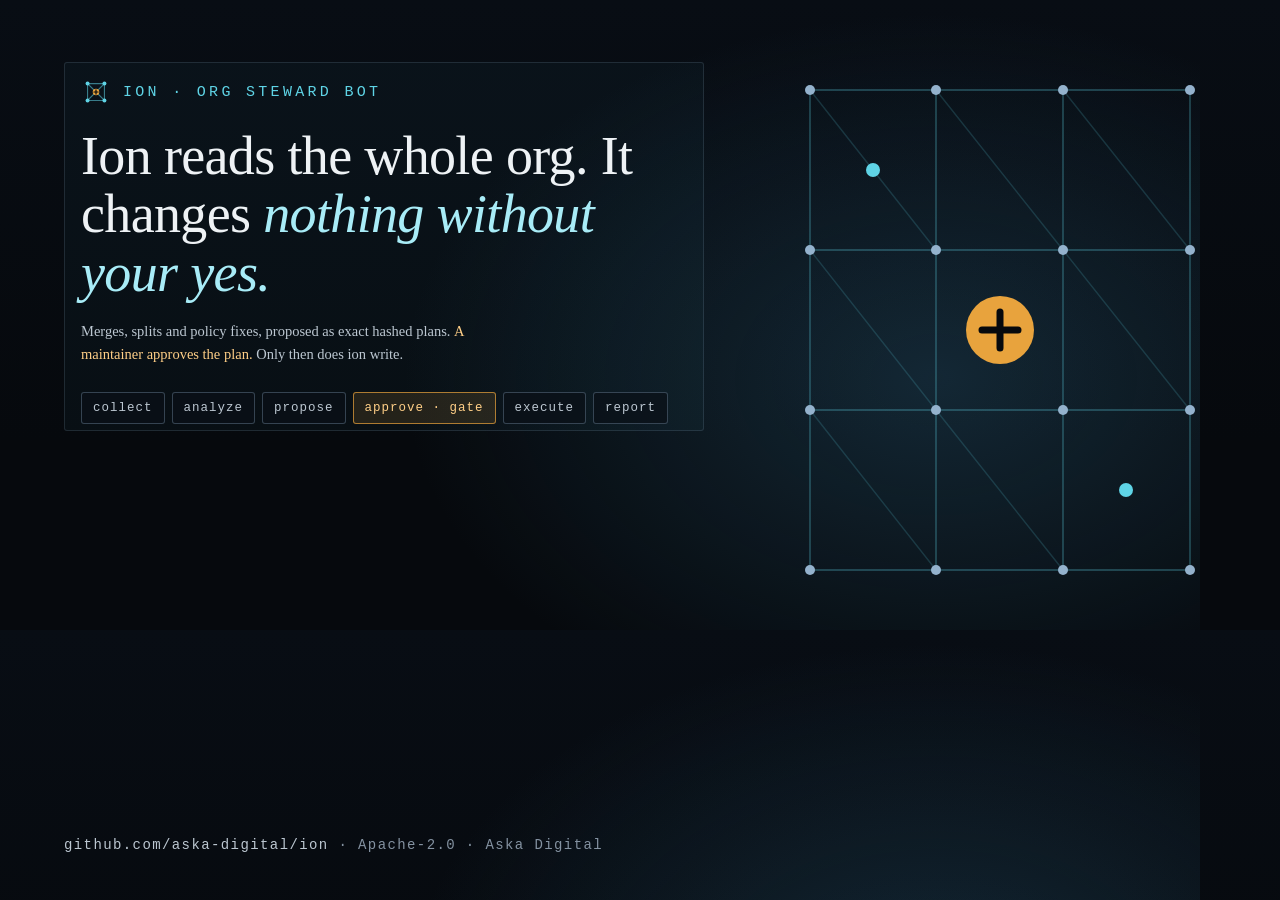
<file: site/og.html>
<!doctype html>
<!-- Source of the share image og.png (1200 x 630). Not deployed: build.sh skips this file.
     To regenerate: serve site/ locally, then
     "Google Chrome" --headless=new --hide-scrollbars --window-size=1200,630 \
       --screenshot=site/og.png http://localhost:PORT/og.html -->
<html lang="en">
<head>
<meta charset="utf-8">
<title>Share image</title>
<link rel="icon" href="favicon.svg" type="image/svg+xml">
<link rel="stylesheet" href="style.css">
<style>
  html, body { margin: 0; width: 1200px; height: 630px; overflow: hidden; }
  body { background: radial-gradient(760px 520px at 78% 60%, rgba(38, 84, 110, 0.4), transparent 70%), linear-gradient(180deg, #080d14 0%, #06090d 70%); }
  #art { position: absolute; right: 0; top: 0; width: 560px; height: 630px; }
  .card { position: absolute; left: 64px; top: 62px; width: 640px; }
  .eye { display: flex; align-items: center; gap: 12px; font: 15px/1 var(--mono); letter-spacing: 0.22em; color: var(--sig); text-transform: uppercase; }
  h1 { font: 500 54px/1.08 var(--serif); color: var(--ink); margin: 20px 0 18px; letter-spacing: -0.012em; }
  h1 em { font-style: italic; color: var(--sig-hi); }
  .sub { font: 19px/1.5 var(--serif); color: var(--ink2); margin: 0 0 26px; max-width: 30em; }
  .sub b { color: var(--hum-hi); font-weight: 500; }
  .pipe { display: flex; gap: 7px; }
  .pipe span { font: 12.5px/1 var(--mono); letter-spacing: 0.08em; color: var(--ink2); border: 1px solid var(--line2); padding: 9px 11px; border-radius: 3px; background: rgba(10, 16, 24, 0.7); }
  .pipe span.g { color: var(--hum-hi); border-color: rgba(232, 163, 61, 0.7); background: var(--hum-lo); }
  .foot { position: absolute; left: 64px; bottom: 48px; font: 14px/1 var(--mono); letter-spacing: 0.1em; color: var(--dim); }
  .foot b { color: var(--ink2); font-weight: 400; }
</style>
</head>
<body>
<svg id="art" viewBox="0 0 560 630" aria-hidden="true">
  <g stroke="#5fd4e6" stroke-width="1.4" opacity="0.35">
    <path d="M90 90h380M90 250h380M90 410h380M90 570h380M90 90v480M216 90v480M343 90v480M470 90v480" fill="none"/>
    <path d="M90 90l126 160M216 90l127 160M343 90l127 160M90 250l126 160M343 250l127 160M90 410l126 160M216 410l127 160" fill="none" opacity="0.5"/>
  </g>
  <g fill="#94b2cd">
    <circle cx="90" cy="90" r="5"/><circle cx="216" cy="90" r="5"/><circle cx="343" cy="90" r="5"/><circle cx="470" cy="90" r="5"/>
    <circle cx="90" cy="250" r="5"/><circle cx="216" cy="250" r="5"/><circle cx="343" cy="250" r="5"/><circle cx="470" cy="250" r="5"/>
    <circle cx="90" cy="410" r="5"/><circle cx="216" cy="410" r="5"/><circle cx="343" cy="410" r="5"/><circle cx="470" cy="410" r="5"/>
    <circle cx="90" cy="570" r="5"/><circle cx="216" cy="570" r="5"/><circle cx="343" cy="570" r="5"/><circle cx="470" cy="570" r="5"/>
  </g>
  <circle cx="280" cy="330" r="34" fill="#e8a33d"/>
  <path d="M280 312v36M262 330h36" stroke="#06090d" stroke-width="7" stroke-linecap="round"/>
  <circle cx="153" cy="170" r="7" fill="#5fd4e6"/>
  <circle cx="406" cy="490" r="7" fill="#5fd4e6"/>
</svg>
<div class="card">
  <div class="eye">
    <svg width="30" height="30" viewBox="0 0 64 64" aria-hidden="true"><g stroke="#5fd4e6" stroke-width="2.4"><path d="M14 14h36M14 50h36M14 14v36M50 14v36M14 14l18 18M50 14L32 32M14 50l18-18M50 50L32 32" opacity=".55"/></g><g fill="#5fd4e6"><circle cx="14" cy="14" r="4.2"/><circle cx="50" cy="14" r="4.2"/><circle cx="14" cy="50" r="4.2"/><circle cx="50" cy="50" r="4.2"/></g><circle cx="32" cy="32" r="7" fill="#e8a33d"/><path d="M32 27.6v8.8M27.6 32h8.8" stroke="#06090d" stroke-width="2.6" stroke-linecap="round"/></svg>
    Ion · org steward bot
  </div>
  <h1>Ion reads the whole org. It changes <em>nothing without your yes.</em></h1>
  <p class="sub">Merges, splits and policy fixes, proposed as exact hashed plans. <b>A maintainer approves the plan.</b> Only then does ion write.</p>
  <div class="pipe"><span>collect</span><span>analyze</span><span>propose</span><span class="g">approve · gate</span><span>execute</span><span>report</span></div>
</div>
<div class="foot"><b>github.com/aska-digital/ion</b> · Apache-2.0 · Aska Digital</div>
</body>
</html>
</file>
<file: site/style.css>
/* Ion: a steward bot for a GitHub organisation.
   Plain CSS, no build step, no web fonts. A system serif carries the prose,
   system mono carries data, labels and code. Two colours do the explaining:
   cyan is the machine's signal, amber is the maintainer's hand. Current only
   flows where the two meet. */
:root {
  --bg0: #06090d;
  --bg1: #0a1017;
  --panel: rgba(11, 17, 26, 0.90);
  --panel2: rgba(15, 23, 34, 0.94);
  --well: #05080c;
  --line: rgba(148, 178, 205, 0.16);
  --line2: rgba(148, 178, 205, 0.32);
  --ink: #eef2f5;
  --ink2: #bcc7d1;
  --dim: #8492a1;
  --sig: #5fd4e6;
  --sig-hi: #a8ecf7;
  --sig-lo: rgba(95, 212, 230, 0.12);
  --hum: #e8a33d;
  --hum-hi: #ffcf87;
  --hum-lo: rgba(232, 163, 61, 0.13);
  --ok: #5fce8a;
  --stop: #e66a5f;
  --serif: "Iowan Old Style", "Charter", "Bitstream Charter", "Palatino Linotype", Palatino, "Book Antiqua", Georgia, serif;
  --mono: ui-monospace, "SF Mono", SFMono-Regular, Menlo, Consolas, "Liberation Mono", monospace;
  --radius: 3px;
  --head-h: 56px;
  color-scheme: dark;
}
*, *::before, *::after { box-sizing: border-box; }
html { -webkit-text-size-adjust: 100%; scroll-padding-top: calc(var(--head-h) + 16px); }
body {
  margin: 0;
  font: 17px/1.62 var(--serif);
  color: var(--ink);
  background: var(--bg0);
  background-image:
    radial-gradient(1100px 640px at 78% -8%, rgba(38, 84, 110, 0.30), transparent 70%),
    radial-gradient(820px 560px at -12% 42%, rgba(24, 48, 72, 0.26), transparent 70%),
    linear-gradient(180deg, #080d14 0%, var(--bg0) 60%);
  background-attachment: fixed;
  min-height: 100vh;
  text-rendering: optimizeLegibility;
}
#lattice { position: fixed; inset: 0; width: 100%; height: 100%; z-index: -1; pointer-events: none; opacity: 0.55; }

a { color: var(--sig-hi); text-decoration: underline; text-decoration-color: rgba(168, 236, 247, 0.35); text-underline-offset: 3px; }
a:hover { text-decoration-color: var(--sig-hi); }
:focus-visible { outline: 2px solid var(--sig); outline-offset: 2px; border-radius: 2px; }
code { font: 0.86em var(--mono); color: var(--ink2); background: rgba(148, 178, 205, 0.09); padding: 0.05em 0.35em; border-radius: 2px; }
strong { font-weight: 600; }
h1, h2, h3 { font-weight: 500; letter-spacing: -0.005em; line-height: 1.2; }
h1 { font-size: clamp(32px, 5.4vw, 54px); margin: 0.2em 0 0.35em; }
h2 { font-size: clamp(23px, 3vw, 30px); margin: 0 0 0.45em; }
h3 { font-size: 19px; margin: 1.2em 0 0.4em; }
p { margin: 0 0 0.9em; }
.sr { position: absolute !important; width: 1px; height: 1px; overflow: hidden; clip: rect(0 0 0 0); white-space: nowrap; }
.mono { font-family: var(--mono); }
.muted { color: var(--dim); }
.skip { position: absolute; left: -999px; top: 8px; z-index: 100; background: var(--ink); color: var(--bg0); padding: 8px 12px; font: 14px var(--mono); }
.skip:focus { left: 8px; }

/* ---------- Header ---------- */
header.top {
  position: sticky; top: 0; z-index: 30; height: var(--head-h);
  background: rgba(6, 10, 15, 0.84);
  -webkit-backdrop-filter: blur(8px); backdrop-filter: blur(8px);
  border-bottom: 1px solid var(--line);
}
header.top .bar { max-width: 1280px; margin: 0 auto; height: 100%; padding: 0 22px; display: flex; align-items: center; gap: 22px; }
.brand { display: flex; align-items: center; gap: 10px; color: var(--ink); text-decoration: none; font: 500 17px/1 var(--serif); white-space: nowrap; }
.brand svg { flex: none; }
.brand small { font: 10.5px/1 var(--mono); letter-spacing: 0.16em; color: var(--dim); text-transform: uppercase; margin-left: 2px; }
header.top nav { margin-left: auto; }
header.top nav ul { list-style: none; display: flex; gap: 4px; margin: 0; padding: 0; }
header.top nav a { display: block; padding: 7px 11px; font: 12px/1 var(--mono); letter-spacing: 0.1em; text-transform: uppercase; color: var(--ink2); text-decoration: none; border: 1px solid transparent; border-radius: var(--radius); }
header.top nav a:hover { color: var(--ink); border-color: var(--line2); }
header.top nav a[aria-current="page"] { color: var(--sig-hi); border-color: rgba(95, 212, 230, 0.45); background: var(--sig-lo); }

/* ---------- Layout with side index ---------- */
.layout { max-width: 1280px; margin: 0 auto; padding: 34px 22px 60px; display: grid; grid-template-columns: 210px minmax(0, 1fr); gap: 44px; }
.layout > main { min-width: 0; max-width: 880px; }
aside.index { position: relative; }
aside.index .inner { position: sticky; top: calc(var(--head-h) + 28px); }
aside.index .btn.index-toggle { display: none; }
.index h2 { font: 10.5px/1.4 var(--mono); letter-spacing: 0.2em; color: var(--dim); text-transform: uppercase; margin: 0 0 12px; }
.index ol { list-style: none; margin: 0; padding: 0; border-left: 1px solid var(--line); }
.index li a { display: flex; gap: 10px; align-items: baseline; padding: 5px 0 5px 14px; margin-left: -1px; border-left: 1px solid transparent; color: var(--dim); text-decoration: none; font: 13.5px/1.35 var(--serif); transition: color 0.2s, border-color 0.2s; }
.index li a .n { font: 10.5px/1 var(--mono); color: rgba(132, 146, 161, 0.8); letter-spacing: 0.08em; min-width: 18px; }
.index li a:hover { color: var(--ink); }
.index li a.on { color: var(--ink); border-left-color: var(--sig); }
.index li a.on .n { color: var(--sig); }
.index .sub { margin-top: 22px; }
.index .sub a { display: block; padding: 3px 0; font: 12px/1.5 var(--mono); letter-spacing: 0.06em; color: var(--ink2); text-decoration: none; }
.index .sub a:hover { color: var(--sig-hi); }
.index .sub a[aria-current="page"] { color: var(--sig-hi); }
.index .key { margin-top: 26px; font: 11.5px/1.7 var(--mono); color: var(--dim); }
.index .key b { font-weight: 400; }
.index .key .ks { color: var(--sig); }
.index .key .kh { color: var(--hum); }

/* ---------- Panels: the infographic abstract ---------- */
.panel {
  position: relative; background: var(--panel); border: 1px solid var(--line); border-radius: var(--radius);
  padding: 26px 30px 28px; box-shadow: 0 30px 60px -40px rgba(0, 0, 0, 0.9);
}
.panel::before, .panel::after { content: ""; position: absolute; width: 12px; height: 12px; border: 1px solid var(--sig); opacity: 0.65; pointer-events: none; }
.panel::before { left: -1px; top: -1px; border-right: 0; border-bottom: 0; }
.panel::after { right: -1px; bottom: -1px; border-left: 0; border-top: 0; }
.js .reveal { opacity: 0; transform: translateY(18px); transition: opacity 0.8s ease, transform 0.8s cubic-bezier(0.2, 0.7, 0.2, 1); }
.js .reveal.in { opacity: 1; transform: none; }
.js .reveal.done { transition: none; }
.plabel { display: flex; justify-content: space-between; align-items: center; gap: 10px 14px; flex-wrap: wrap; margin: 0 0 16px; font: 11px/1.4 var(--mono); letter-spacing: 0.2em; text-transform: uppercase; color: var(--dim); }
.plabel b { font-weight: 400; color: var(--ink2); }
.plabel b .k { color: var(--sig); }
.plabel .tags { display: flex; gap: 6px; flex-wrap: wrap; }
.lede { font-size: 18.5px; line-height: 1.6; color: var(--ink); }
.panel p { color: var(--ink2); }
.panel p.lede { color: var(--ink); }

/* connector between panels: a dashed path with one travelling ion */
.link { position: relative; height: 46px; }
.link::before { content: ""; position: absolute; left: 50%; top: 0; bottom: 0; border-left: 1px dashed rgba(95, 212, 230, 0.4); }
.link i { position: absolute; left: 50%; top: 0; width: 5px; height: 5px; margin-left: -2px; border-radius: 50%; background: var(--sig-hi); box-shadow: 0 0 8px 2px rgba(95, 212, 230, 0.55); animation: ionflow 2.8s cubic-bezier(0.45, 0, 0.55, 1) infinite; }
@keyframes ionflow { 0% { top: 0; opacity: 0; } 15% { opacity: 1; } 85% { opacity: 1; } 100% { top: 100%; opacity: 0; } }

/* ---------- Tags: say what kind of claim each panel makes ---------- */
.tag { display: inline-flex; align-items: center; gap: 6px; font: 10.5px/1 var(--mono); letter-spacing: 0.12em; text-transform: uppercase; color: var(--ink2); border: 1px solid var(--line2); padding: 4px 7px; border-radius: 2px; white-space: nowrap; background: rgba(5, 8, 12, 0.5); }
.tag.t-built { color: var(--sig-hi); border-color: rgba(95, 212, 230, 0.5); background: var(--sig-lo); }
.tag.t-built::before { content: ""; width: 5px; height: 5px; border-radius: 50%; background: var(--sig); box-shadow: 0 0 6px var(--sig); animation: pulse 2.4s ease-in-out infinite; }
.tag.t-hum { color: var(--hum-hi); border-color: rgba(232, 163, 61, 0.55); background: var(--hum-lo); }
.tag.t-plan { color: var(--ink2); border-style: dashed; }
.tag.t-spec { color: #d8cdb2; border-color: rgba(216, 205, 178, 0.35); }
@keyframes pulse { 0%, 100% { opacity: 0.45; } 50% { opacity: 1; } }

/* ---------- Hero ---------- */
.hero .eyebrow { font: 11.5px/1.4 var(--mono); letter-spacing: 0.24em; color: var(--sig); text-transform: uppercase; margin: 0; }
.hero h1 { max-width: 16em; }
.hero h1 em { font-style: italic; color: var(--sig-hi); }
.hero .byline { display: flex; flex-wrap: wrap; align-items: center; gap: 10px 14px; margin: 0 0 18px; font: 12.5px/1.5 var(--mono); letter-spacing: 0.06em; color: var(--ink2); }
.hero .byline .who { color: var(--ink); }
.hero .abstract { border-left: 2px solid var(--sig); padding: 2px 0 2px 18px; margin: 0 0 22px; font-size: 18px; line-height: 1.65; color: var(--ink); }
.hero .abstract .hum { color: var(--hum-hi); }
.cta { display: flex; flex-wrap: wrap; gap: 10px; margin: 20px 0 6px; }
.btn, a.btn {
  display: inline-flex; align-items: center; gap: 8px; padding: 10px 15px; font: 12px/1 var(--mono); letter-spacing: 0.12em; text-transform: uppercase;
  color: var(--ink); text-decoration: none; border: 1px solid var(--line2); border-radius: var(--radius); background: rgba(10, 16, 24, 0.7); cursor: pointer;
  transition: border-color 0.2s, background 0.2s, color 0.2s;
}
.btn:hover { border-color: var(--sig); color: var(--sig-hi); }
.btn.primary { border-color: rgba(95, 212, 230, 0.65); background: var(--sig-lo); color: var(--sig-hi); }
.btn.primary:hover { background: rgba(95, 212, 230, 0.22); }
.btn.hum { border-color: rgba(232, 163, 61, 0.6); color: var(--hum-hi); }
.btn.hum:hover { border-color: var(--hum); background: var(--hum-lo); color: var(--hum-hi); }
.btn .arr { transition: transform 0.2s; }
.btn:hover .arr { transform: translateX(3px); }
.btn:disabled { opacity: 0.4; cursor: default; }
.btn.small { padding: 7px 10px; font-size: 11px; }
.btn[aria-pressed="true"] { border-color: var(--hum); background: var(--hum-lo); color: var(--hum-hi); }

.stats { display: grid; grid-template-columns: repeat(auto-fit, minmax(150px, 1fr)); gap: 1px; background: var(--line); border: 1px solid var(--line); border-radius: var(--radius); margin: 22px 0 0; overflow: hidden; }
.stat { background: var(--panel2); padding: 14px 16px 15px; min-width: 0; }
.stat .v { font: 400 clamp(26px, 3.6vw, 34px)/1.1 var(--serif); color: var(--ink); font-variant-numeric: tabular-nums lining-nums; }
.stat .v small { font-size: 0.5em; color: var(--ink2); margin-left: 3px; }
.stat .l { font-size: 13.5px; line-height: 1.4; color: var(--ink2); margin-top: 6px; }
.stat .src { margin-top: 9px; }
.stat.hl .v { color: var(--hum-hi); }

/* ---------- Figures ---------- */
.fig { position: relative; border: 1px solid var(--line); border-radius: var(--radius); background: var(--well); overflow: hidden; margin: 6px 0 0; }
.fig canvas { display: block; width: 100%; touch-action: manipulation; }
.fig .corner { position: absolute; left: 10px; top: 8px; font: 10.5px/1.35 var(--mono); letter-spacing: 0.14em; text-transform: uppercase; color: var(--dim); pointer-events: none; z-index: 2; }
.fig .corner.r { left: auto; right: 10px; text-align: right; }
.cap { font-size: 14.5px; line-height: 1.55; color: var(--dim) !important; margin: 10px 2px 0; }
.cap a { color: var(--ink2); }
.readout { display: flex; flex-wrap: wrap; gap: 6px 18px; font: 12px/1.5 var(--mono); color: var(--ink2); margin: 12px 0 0; }
.readout span b { font-weight: 400; color: var(--dim); margin-right: 6px; letter-spacing: 0.08em; text-transform: uppercase; font-size: 10.5px; }

/* ---------- Cards, tables, lists ---------- */
.cards { display: grid; grid-template-columns: 1fr 1fr; gap: 12px; margin: 18px 0 4px; }
.cards.c3 { grid-template-columns: repeat(3, 1fr); }
.card { border: 1px solid var(--line); background: rgba(95, 212, 230, 0.03); padding: 14px 16px 6px; min-width: 0; border-radius: var(--radius); }
.card.hum { border-color: rgba(232, 163, 61, 0.35); background: rgba(232, 163, 61, 0.035); }
.card .ck { font: 10.5px/1.3 var(--mono); letter-spacing: 0.16em; text-transform: uppercase; color: var(--sig); margin: 0 0 7px; }
.card.hum .ck { color: var(--hum); }
.card h3 { margin: 0 0 6px; font-size: 16.5px; }
.card p { font-size: 14.5px; line-height: 1.58; }
.card .big { font: 400 clamp(24px, 3.4vw, 32px)/1.15 var(--serif); color: var(--ink); margin: 0 0 4px; font-variant-numeric: tabular-nums; }
table.tb { width: 100%; border-collapse: collapse; margin: 14px 0 8px; font-size: 14px; }
table.tb th, table.tb td { text-align: left; padding: 7px 9px; border-bottom: 1px solid var(--line); vertical-align: top; }
table.tb th { font: 10.5px/1.3 var(--mono); letter-spacing: 0.14em; text-transform: uppercase; color: var(--dim); font-weight: 400; }
table.tb td { color: var(--ink2); }
table.tb td:first-child { color: var(--ink); white-space: nowrap; }
table.tb .num { font-family: var(--mono); font-size: 12.5px; white-space: nowrap; }
.scrollx { overflow-x: auto; }
ul.plain { margin: 0 0 0.9em; padding-left: 1.15em; color: var(--ink2); }
ul.plain li { margin-bottom: 0.35em; }
ol.steps { margin: 0 0 0.9em; padding-left: 1.4em; color: var(--ink2); }
ol.steps li { margin-bottom: 0.6em; }
ol.steps li::marker { font-family: var(--mono); font-size: 0.8em; color: var(--sig); }
pre.code { background: var(--well); border: 1px solid var(--line); border-radius: var(--radius); padding: 14px 16px; overflow-x: auto; font: 13px/1.6 var(--mono); color: var(--ink2); margin: 10px 0 14px; }
pre.code .cm { color: var(--dim); }
pre.code .hl { color: var(--hum-hi); }
.pull { font-size: clamp(20px, 3vw, 26px); line-height: 1.4; color: var(--ink); border-left: 2px solid var(--hum); padding-left: 18px; margin: 22px 0 6px; }
.note { font-size: 14px; color: var(--dim); }

/* ---------- The pipeline simulator ---------- */
.sim { border: 1px solid var(--line); border-radius: var(--radius); background: var(--well); padding: 18px 18px 16px; margin: 8px 0 0; }
.sim .stages { display: grid; grid-template-columns: repeat(6, 1fr); gap: 8px; }
.stage { border: 1px solid var(--line); border-radius: var(--radius); padding: 10px 10px 9px; min-width: 0; background: rgba(11, 17, 26, 0.6); transition: border-color 0.3s, background 0.3s; }
.stage .sn { font: 10px/1 var(--mono); letter-spacing: 0.14em; color: var(--dim); text-transform: uppercase; }
.stage .st-name { font: 12.5px/1.25 var(--mono); color: var(--ink2); margin-top: 5px; word-break: break-word; }
.stage .ss { font: 10.5px/1.35 var(--mono); color: var(--dim); margin-top: 6px; min-height: 2.7em; }
.stage.active { border-color: var(--sig); background: var(--sig-lo); }
.stage.active .st-name { color: var(--sig-hi); }
.stage.done { border-color: rgba(95, 206, 138, 0.45); }
.stage.done .ss { color: var(--ok); }
.stage.gate { border-style: dashed; }
.stage.gate.active { border-color: var(--hum); background: var(--hum-lo); border-style: solid; }
.stage.gate.active .st-name { color: var(--hum-hi); }
.stage.blocked { border-color: var(--stop); }
.stage.blocked .ss { color: var(--stop); }
.sim .planline { display: flex; flex-wrap: wrap; gap: 8px 20px; align-items: baseline; margin: 16px 0 0; padding-top: 14px; border-top: 1px solid var(--line); font: 12.5px/1.6 var(--mono); color: var(--ink2); }
.sim .planline b { font-weight: 400; color: var(--dim); font-size: 10.5px; letter-spacing: 0.1em; text-transform: uppercase; margin-right: 7px; }
.sim .hash { color: var(--sig-hi); word-break: break-all; }
.sim .hash.stale { color: var(--stop); text-decoration: line-through; }
.sim .controls { display: flex; flex-wrap: wrap; gap: 8px; margin: 16px 0 0; align-items: center; }
.sim .controls .sep { width: 1px; align-self: stretch; background: var(--line); margin: 2px 4px; }
.sim .blast { display: flex; flex-wrap: wrap; gap: 10px 16px; align-items: center; margin: 16px 0 0; font: 12px/1.5 var(--mono); color: var(--ink2); }
.sim .blast label { letter-spacing: 0.06em; }
.sim input[type="range"] { accent-color: var(--hum); width: min(260px, 60vw); }
.sim .meter { flex: 1 1 180px; height: 8px; border: 1px solid var(--line2); border-radius: 2px; position: relative; overflow: hidden; background: rgba(11, 17, 26, 0.8); }
.sim .meter i { position: absolute; left: 0; top: 0; bottom: 0; background: var(--sig); transition: width 0.25s, background 0.25s; }
.sim .meter.over i { background: var(--stop); }
.sim .meter .mark { position: absolute; top: -2px; bottom: -2px; width: 2px; background: var(--hum); }
.sim .log { margin: 16px 0 0; border: 1px solid var(--line); border-radius: var(--radius); background: rgba(5, 8, 12, 0.7); padding: 10px 12px; font: 12px/1.65 var(--mono); color: var(--ink2); max-height: 168px; overflow-y: auto; }
.sim .log p { margin: 0; }
.sim .log .t { color: var(--dim); margin-right: 8px; }
.sim .log .ok { color: var(--ok); }
.sim .log .no { color: var(--stop); }
.sim .log .hu { color: var(--hum-hi); }
.sim .log .si { color: var(--sig-hi); }
.sim .verdict { margin: 14px 0 0; font-size: 15.5px; line-height: 1.55; color: var(--ink); min-height: 1.6em; }

/* ---------- Status and doors ---------- */
.status { display: grid; grid-template-columns: repeat(3, 1fr); gap: 10px; margin: 16px 0 4px; }
.st { border: 1px solid; padding: 12px 14px 6px; min-width: 0; border-radius: var(--radius); }
.st.k { border-color: rgba(95, 212, 230, 0.5); background: rgba(95, 212, 230, 0.045); }
.st.n { border-color: rgba(230, 106, 95, 0.5); background: rgba(230, 106, 95, 0.045); }
.st.o { border-color: rgba(232, 163, 61, 0.5); background: rgba(232, 163, 61, 0.045); }
.st h3 { margin: 0 0 8px; font: 11px/1.3 var(--mono); letter-spacing: 0.16em; text-transform: uppercase; }
.st.k h3 { color: var(--sig-hi); } .st.n h3 { color: #f0a49c; } .st.o h3 { color: var(--hum-hi); }
.st ul { margin: 0 0 8px; padding-left: 16px; font-size: 13.5px; line-height: 1.55; color: var(--ink2); }
.st li { margin-bottom: 4px; }
.doors { display: grid; grid-template-columns: repeat(2, 1fr); gap: 10px; margin: 16px 0 4px; }
a.door { display: block; border: 1px solid var(--line); border-radius: var(--radius); background: rgba(95, 212, 230, 0.025); padding: 12px 14px 13px; color: var(--ink); text-decoration: none; min-width: 0; transition: background 0.2s, border-color 0.2s; }
a.door:hover { background: rgba(95, 212, 230, 0.09); border-color: var(--sig); color: var(--ink); }
.door .n { font: 10.5px var(--mono); color: var(--hum); letter-spacing: 0.14em; }
.door .t { display: block; font: 13.5px/1.3 var(--mono); color: var(--sig-hi); letter-spacing: 0.05em; margin: 4px 0 5px; }
.door .d { display: block; font-size: 13px; line-height: 1.5; color: var(--ink2); }

/* ---------- Footer ---------- */
footer.foot { border-top: 1px solid var(--line); margin-top: 10px; }
footer.foot .in { max-width: 1280px; margin: 0 auto; padding: 26px 22px 40px; display: flex; flex-wrap: wrap; gap: 14px 34px; align-items: flex-start; justify-content: space-between; }
footer.foot p { font-size: 13.5px; color: var(--dim); margin: 0; max-width: 34em; }
footer.foot nav { display: flex; flex-wrap: wrap; gap: 6px 18px; font: 12px/1.6 var(--mono); letter-spacing: 0.06em; }
footer.foot nav a { color: var(--ink2); text-decoration: none; }
footer.foot nav a:hover { color: var(--sig-hi); }
#buildstamp { font: 11px/1.5 var(--mono); color: var(--dim); letter-spacing: 0.06em; }

/* ---------- Narrow screens ---------- */
@media (max-width: 960px) {
  .layout { grid-template-columns: 1fr; gap: 18px; padding-top: 20px; }
  .layout > main { max-width: none; }
  aside.index .inner { position: static; }
  aside.index .btn.index-toggle { display: inline-flex; }
  .index .collapsible { display: none; }
  .index.open .collapsible { display: block; }
  .cards, .cards.c3, .status, .doors { grid-template-columns: 1fr; }
  .sim .stages { grid-template-columns: repeat(3, 1fr); }
  .panel { padding: 20px 18px 22px; }
  header.top .bar { gap: 12px; padding: 0 14px; }
  .brand small { display: none; }
  header.top nav a { padding: 7px 8px; }
}
@media (max-width: 560px) {
  .sim .stages { grid-template-columns: repeat(2, 1fr); }
  body { font-size: 16px; }
}

/* ---------- Motion off on request ---------- */
@media (prefers-reduced-motion: reduce) {
  *, *::before, *::after { animation-duration: 0.001s !important; animation-iteration-count: 1 !important; transition-duration: 0.001s !important; }
  .js .reveal { opacity: 1; transform: none; }
  .link i { display: none; }
  html { scroll-behavior: auto; }
}
</file>
